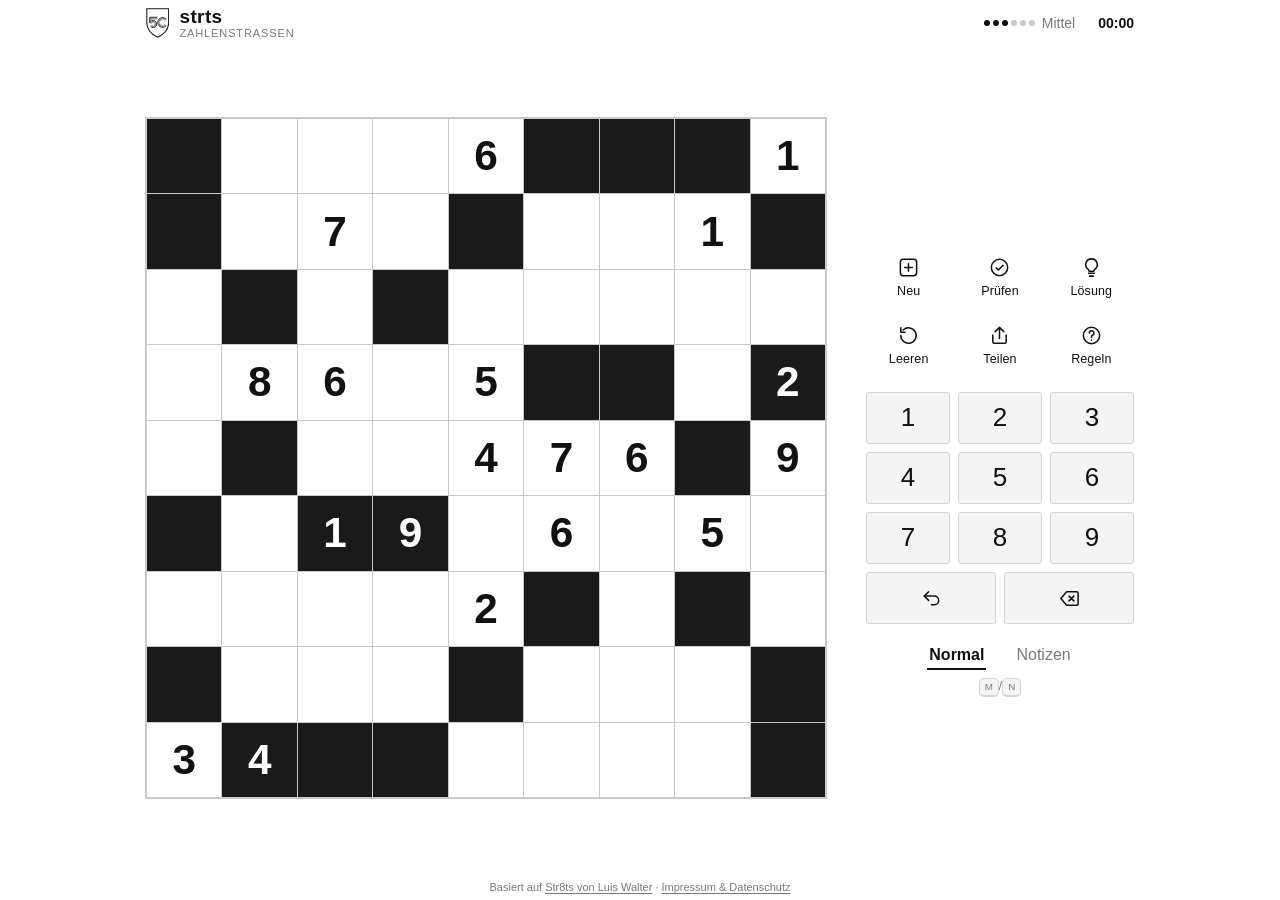
<file: index.html>
<!DOCTYPE html>
<!--
  strts – Zahlenstraßen-Rätsel
  Copyright (C) 2021–2023 Luis Walter (daandtu) – Original: https://github.com/daandtu/Str8ts
  Copyright (C) 2026 5C – Neugestaltung und JavaScript-Portierung: https://github.com/DOC-DMA/strts
  Freie Software unter der GNU General Public License v3.0 (siehe LICENSE).
-->
<html lang="de">
<head>
  <meta charset="utf-8">
  <meta name="viewport" content="width=device-width, initial-scale=1, viewport-fit=cover">
  <title>strts – Zahlenstraßen</title>
  <meta name="description" content="Zahlenstraßen-Rätsel: unbegrenzt neue Rätsel in sechs Schwierigkeitsstufen, für Smartphone, Tablet und Tastatur.">
  <meta name="theme-color" content="#ffffff" media="(prefers-color-scheme: light)">
  <meta name="theme-color" content="#121212" media="(prefers-color-scheme: dark)">
  <meta name="apple-mobile-web-app-capable" content="yes">
  <meta name="mobile-web-app-capable" content="yes">
  <meta name="apple-mobile-web-app-title" content="strts">
  <meta name="apple-mobile-web-app-status-bar-style" content="default">
  <meta name="format-detection" content="telephone=no">
  <link rel="icon" href="img/logo.svg" type="image/svg+xml">
  <link rel="apple-touch-icon" href="img/apple-touch-icon.png">
  <link rel="manifest" href="manifest.webmanifest">
  <link rel="stylesheet" href="css/style.css">
</head>
<body>
  <svg width="0" height="0" style="position:absolute" aria-hidden="true">
    <defs>
      <symbol id="i-new" viewBox="0 0 24 24"><rect x="3.5" y="3.5" width="17" height="17" rx="3"/><path d="M12 8v8M8 12h8"/></symbol>
      <symbol id="i-check" viewBox="0 0 24 24"><circle cx="12" cy="12" r="8.5"/><path d="m8.5 12.2 2.4 2.4 4.8-5"/></symbol>
      <symbol id="i-bulb" viewBox="0 0 24 24"><path d="M9 18h6M10 21h4"/><path d="M12 3a6 6 0 0 0-3.6 10.8c.7.6 1.1 1.3 1.1 2.2h5c0-.9.4-1.6 1.1-2.2A6 6 0 0 0 12 3Z"/></symbol>
      <symbol id="i-reset" viewBox="0 0 24 24"><path d="M4 12a8 8 0 1 0 2.4-5.7"/><path d="M4 4v4.5h4.5"/></symbol>
      <symbol id="i-share" viewBox="0 0 24 24"><path d="M12 15V3.5M7.5 8 12 3.5 16.5 8"/><path d="M5 11.5v7A1.5 1.5 0 0 0 6.5 20h11a1.5 1.5 0 0 0 1.5-1.5v-7"/></symbol>
      <symbol id="i-help" viewBox="0 0 24 24"><circle cx="12" cy="12" r="8.5"/><path d="M9.7 9.5a2.4 2.4 0 1 1 3.3 2.2c-.6.3-1 .8-1 1.5v.6"/><path d="M12 16.6v.4"/></symbol>
      <symbol id="i-undo" viewBox="0 0 24 24"><path d="M9 14 4.5 9.5 9 5"/><path d="M4.5 9.5H15a4.5 4.5 0 0 1 0 9h-3"/></symbol>
      <symbol id="i-erase" viewBox="0 0 24 24"><path d="M9 5h10.5A1.5 1.5 0 0 1 21 6.5v11a1.5 1.5 0 0 1-1.5 1.5H9l-6-7Z"/><path d="m11.5 9.5 5 5M16.5 9.5l-5 5"/></symbol>
    </defs>
  </svg>

  <div class="app">
    <header class="top">
      <a class="brand" href="./" aria-label="strts – Startseite">
        <svg class="logo" viewBox="14 14 172 220" aria-hidden="true">
          <path class="lg-fill lg-a" d="M20 20 H180 V120 C180 180 140 210 100 228 C60 210 20 180 20 120 Z" stroke-width="8" stroke-linejoin="round"/>
          <g fill="none" stroke-width="7" stroke-linecap="round" stroke-linejoin="round">
            <path class="lg-a" d="M94 82 H41.6 V123.1 A26 26 0 1 1 49.3 151.9"/>
            <path class="lg-b" d="M94 89 H48.1 V125.5 A19 19 0 1 1 53.8 146.6"/>
            <path class="lg-c" d="M94 96 H54.7 V127.9 A12 12 0 1 1 58.3 141.2"/>
            <path class="lg-a" d="M161.46 94.54 A36 36 0 1 0 161.46 145.46"/>
            <path class="lg-b" d="M156.51 99.49 A29 29 0 1 0 156.51 140.51"/>
            <path class="lg-c" d="M151.56 104.44 A22 22 0 1 0 151.56 135.56"/>
          </g>
        </svg>
        <span class="brand-text"><span class="brand-name">strts</span><span class="brand-sub">Zahlenstraßen</span></span>
      </a>
      <div class="status">
        <span class="level" id="level"></span>
        <span class="timer" id="timer" aria-label="Spielzeit">00:00</span>
      </div>
    </header>

    <main class="game">
      <nav class="actions" aria-label="Aktionen">
        <button type="button" data-action="new"><svg><use href="#i-new"/></svg><span>Neu</span></button>
        <button type="button" data-action="check"><svg><use href="#i-check"/></svg><span>Prüfen</span></button>
        <button type="button" data-action="reveal"><svg><use href="#i-bulb"/></svg><span>Lösung</span></button>
        <button type="button" data-action="reset"><svg><use href="#i-reset"/></svg><span>Leeren</span></button>
        <button type="button" data-action="share"><svg><use href="#i-share"/></svg><span>Teilen</span></button>
        <button type="button" data-action="help"><svg><use href="#i-help"/></svg><span>Regeln</span></button>
      </nav>

      <div class="board-wrap" id="board-wrap">
        <div class="board" id="board" role="grid" aria-label="Spielfeld, 9 mal 9 Felder"></div>
        <div class="board-overlay" aria-live="polite"><span class="spinner"></span><span>Rätsel wird erzeugt …</span></div>
      </div>

      <section class="panel" aria-label="Steuerung">
        <div class="pad" id="pad">
          <button type="button" class="key key-undo" data-cmd="undo" aria-label="Rückgängig"><svg><use href="#i-undo"/></svg></button>
          <button type="button" class="key" data-digit="1">1</button>
          <button type="button" class="key" data-digit="2">2</button>
          <button type="button" class="key" data-digit="3">3</button>
          <button type="button" class="key" data-digit="4">4</button>
          <button type="button" class="key" data-digit="5">5</button>
          <button type="button" class="key" data-digit="6">6</button>
          <button type="button" class="key" data-digit="7">7</button>
          <button type="button" class="key" data-digit="8">8</button>
          <button type="button" class="key" data-digit="9">9</button>
          <button type="button" class="key key-erase" data-cmd="erase" aria-label="Feld leeren"><svg><use href="#i-erase"/></svg></button>
        </div>

        <div class="modes" role="group" aria-label="Eingabemodus">
          <button type="button" data-mode="normal" aria-pressed="true">Normal</button>
          <button type="button" data-mode="notes" aria-pressed="false">Notizen</button>
          <span class="kbd-hint"><kbd>M</kbd>/<kbd>N</kbd></span>
        </div>
      </section>
    </main>

    <footer class="foot">
      Basiert auf <a href="https://github.com/daandtu/Str8ts" target="_blank" rel="noopener">Str8ts von Luis Walter</a>
      · <a href="impressum.html">Impressum &amp; Datenschutz</a>
    </footer>
  </div>

  <!-- Neues Rätsel -->
  <dialog id="dlg-new" aria-labelledby="dlg-new-title">
    <form method="dialog">
      <h2 id="dlg-new-title">Neues Rätsel</h2>
      <fieldset class="levels">
        <legend>Schwierigkeit</legend>
        <label><input type="radio" name="level" value="1"><span class="dots" data-n="1"></span>Sehr leicht</label>
        <label><input type="radio" name="level" value="2"><span class="dots" data-n="2"></span>Leicht</label>
        <label><input type="radio" name="level" value="3"><span class="dots" data-n="3"></span>Mittel</label>
        <label><input type="radio" name="level" value="4"><span class="dots" data-n="4"></span>Schwer</label>
        <label><input type="radio" name="level" value="5"><span class="dots" data-n="5"></span>Sehr schwer</label>
        <label><input type="radio" name="level" value="6"><span class="dots" data-n="6"></span>Ultra</label>
      </fieldset>
      <div class="dlg-buttons">
        <button value="ok" class="btn btn-primary">Erzeugen</button>
        <button value="cancel" class="btn" formnovalidate>Abbrechen</button>
      </div>
    </form>
  </dialog>

  <!-- Bestätigung -->
  <dialog id="dlg-confirm" aria-labelledby="dlg-confirm-title">
    <form method="dialog">
      <h2 id="dlg-confirm-title"></h2>
      <p class="dlg-text"></p>
      <div class="dlg-buttons">
        <button value="ok" class="btn btn-primary"></button>
        <button value="cancel" class="btn">Abbrechen</button>
      </div>
    </form>
  </dialog>

  <!-- Gelöst -->
  <dialog id="dlg-solved" aria-labelledby="dlg-solved-title">
    <form method="dialog">
      <h2 id="dlg-solved-title">Gelöst!</h2>
      <p class="dlg-text"></p>
      <div class="dlg-buttons">
        <button value="new" class="btn btn-primary">Neues Rätsel</button>
        <button value="share" class="btn">Teilen</button>
      </div>
    </form>
  </dialog>

  <!-- Regeln, Bedienung, Über -->
  <dialog id="dlg-help" class="dlg-wide" aria-labelledby="dlg-help-title">
    <form method="dialog">
      <h2 id="dlg-help-title" tabindex="-1" autofocus>Spielregeln</h2>
      <ul class="rules">
        <li>Fülle alle weißen Felder mit Zahlen von 1 bis 9.</li>
        <li>In jeder Zeile und jeder Spalte darf jede Zahl nur einmal vorkommen. Die Zahlen in schwarzen Feldern zählen mit.</li>
        <li>Schwarze Felder teilen Zeilen und Spalten in <strong>Straßen</strong>. Jede Straße – waagerecht wie senkrecht – besteht aus lückenlos aufeinanderfolgenden Zahlen in beliebiger Reihenfolge, z.&nbsp;B. 4&nbsp;2&nbsp;3 oder 7&nbsp;5&nbsp;8&nbsp;6.</li>
      </ul>

      <h3>Bedienung</h3>
      <p class="dlg-text">Feld antippen, dann Zahl wählen. Im Modus <em>Notizen</em> werden Kandidaten klein eingetragen.</p>
      <table class="keys">
        <tr><td><kbd>1</kbd>–<kbd>9</kbd></td><td>Zahl eintragen · mit <kbd>⇧</kbd> als Notiz</td></tr>
        <tr><td><kbd>←</kbd><kbd>↑</kbd><kbd>→</kbd><kbd>↓</kbd></td><td>Feld wechseln</td></tr>
        <tr><td><kbd>Tab</kbd> / <kbd>↵</kbd></td><td>nächstes freies Feld · <kbd>⇧</kbd><kbd>Tab</kbd> zurück</td></tr>
        <tr><td><kbd>⌫</kbd> / <kbd>0</kbd></td><td>Feld leeren</td></tr>
        <tr><td><kbd>M</kbd> / <kbd>N</kbd></td><td>Normal ↔ Notizen</td></tr>
        <tr><td><kbd>⌘</kbd><kbd>Z</kbd> / <kbd>U</kbd></td><td>Rückgängig</td></tr>
        <tr><td><kbd>Esc</kbd></td><td>Auswahl aufheben</td></tr>
      </table>

      <h3>Anzeige</h3>
      <label class="option"><input type="checkbox" id="opt-highlight"><span>Zeile, Spalte und gleiche Zahlen zum gewählten Feld hervorheben</span></label>

      <h3>Über strts</h3>
      <p class="dlg-text small">
        strts basiert auf dem Projekt <a href="https://github.com/daandtu/Str8ts" target="_blank" rel="noopener">Str8ts</a>
        von Luis Walter. Der Rätselgenerator wurde von C++ nach JavaScript portiert und läuft vollständig im Browser;
        die Oberfläche wurde neu gestaltet.<br>
        © 2021–2023 Luis Walter · © 2026 5C<br>
        Freie Software unter der <a href="LICENSE" target="_blank">GNU General Public License v3.0</a> – ohne jegliche Gewährleistung.
        Quellcode: <a href="https://github.com/DOC-DMA/strts" target="_blank" rel="noopener">github.com/DOC-DMA/strts</a><br>
        Str8ts® ist eine eingetragene Marke von Syndicated Puzzles Inc.; strts steht damit in keiner Verbindung.<br>
        <a href="impressum.html">Impressum &amp; Datenschutz</a>
      </p>
      <div class="dlg-buttons">
        <button value="close" class="btn btn-primary">Schließen</button>
      </div>
    </form>
  </dialog>

  <div class="toast" id="toast" role="status" aria-live="polite"></div>

  <script src="js/generator.js"></script>
  <script src="js/app.js"></script>
</body>
</html>
</file>
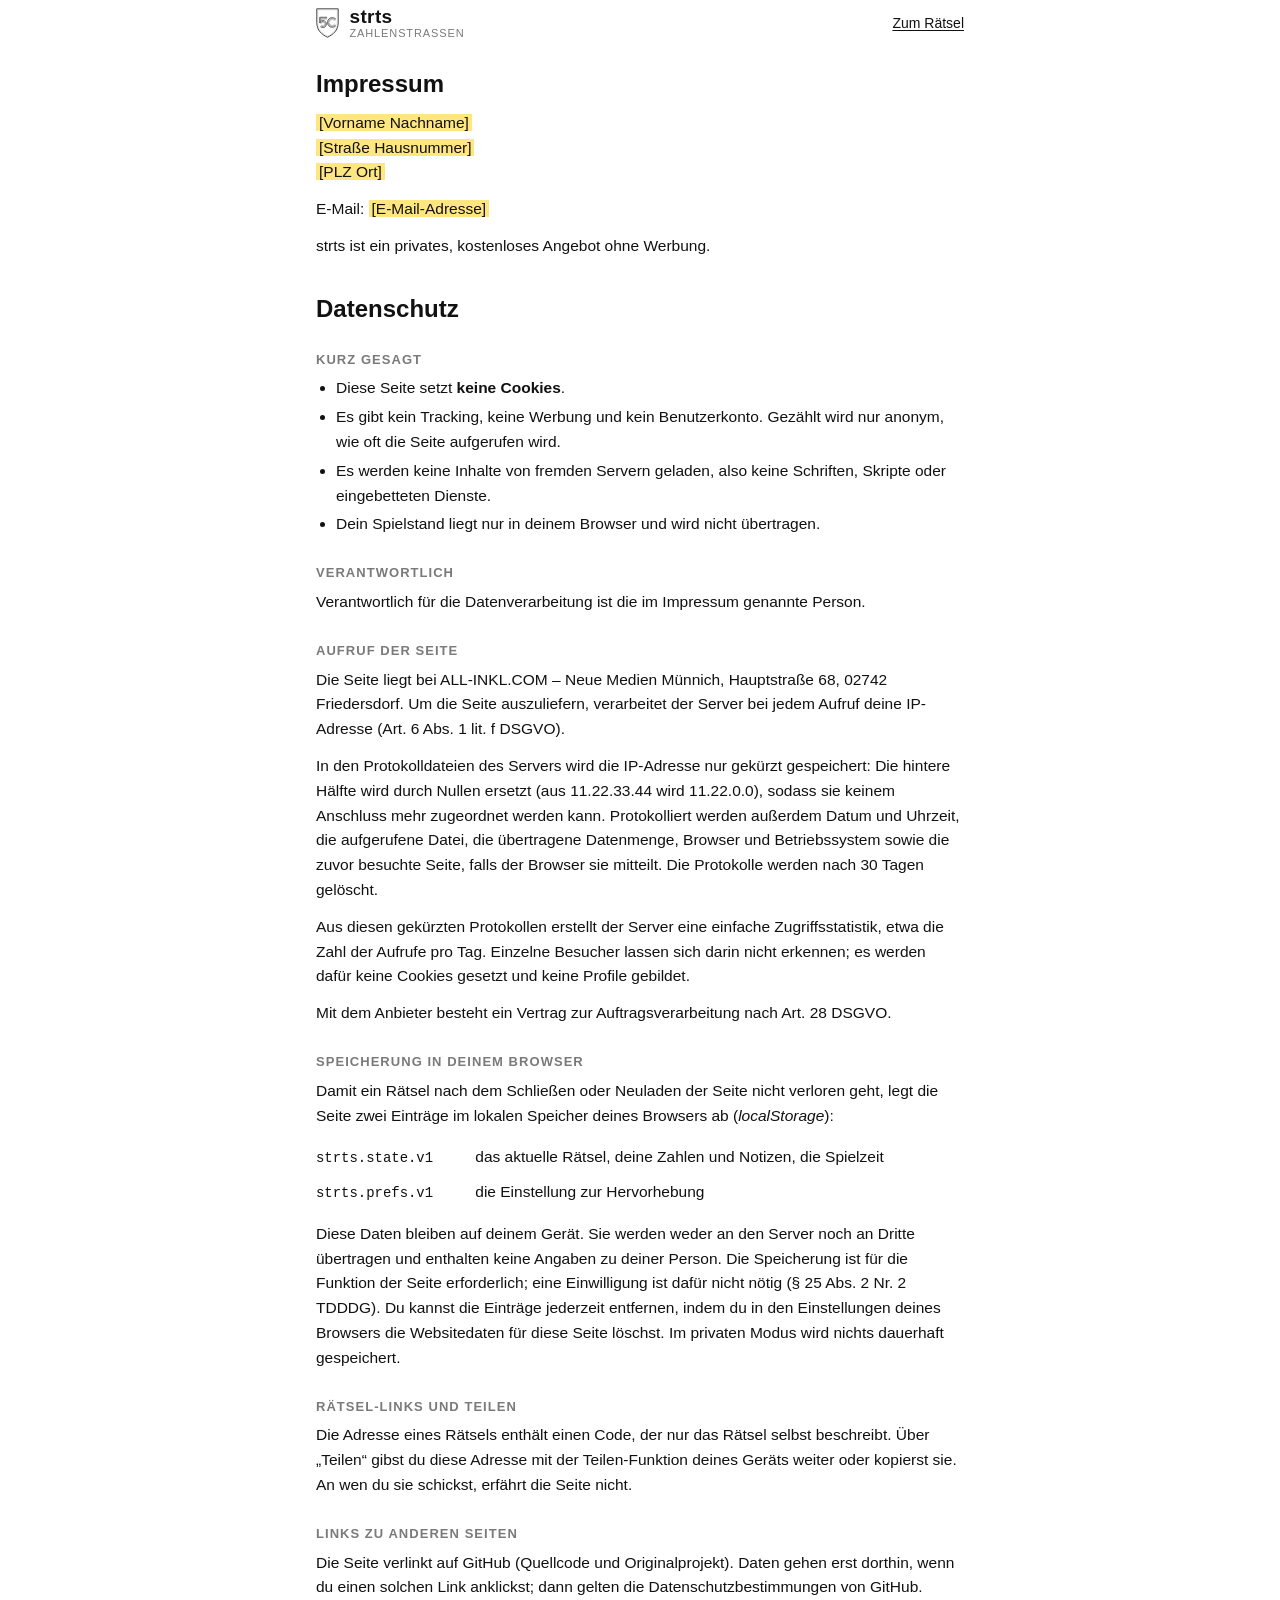
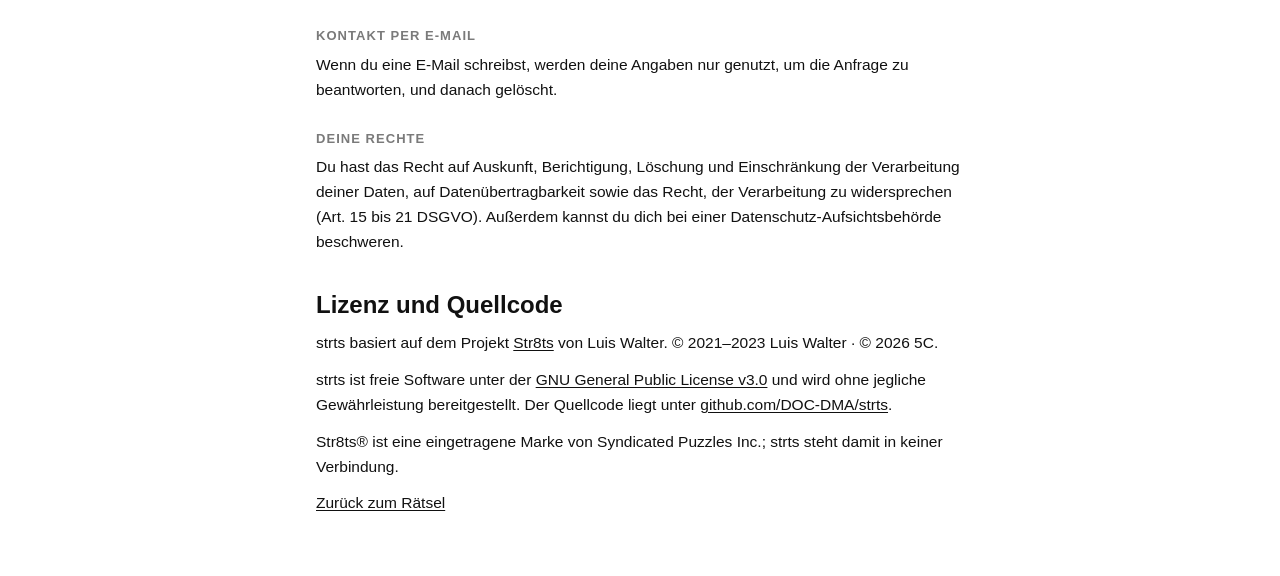
<file: impressum.html>
<!DOCTYPE html>
<!--
  strts – Impressum und Datenschutz
  Copyright (C) 2026 5C – GPL-3.0, siehe LICENSE
-->
<html lang="de">
<head>
  <meta charset="utf-8">
  <meta name="viewport" content="width=device-width, initial-scale=1, viewport-fit=cover">
  <title>Impressum &amp; Datenschutz – strts</title>
  <meta name="robots" content="noindex">
  <meta name="theme-color" content="#ffffff" media="(prefers-color-scheme: light)">
  <meta name="theme-color" content="#121212" media="(prefers-color-scheme: dark)">
  <meta name="format-detection" content="telephone=no">
  <link rel="icon" href="img/logo.svg" type="image/svg+xml">
  <link rel="apple-touch-icon" href="img/apple-touch-icon.png">
  <link rel="stylesheet" href="css/style.css">
</head>
<body class="doc">
  <div class="app">
    <header class="top">
      <a class="brand" href="./" aria-label="strts – zurück zum Rätsel">
        <img class="logo" src="img/logo.svg" alt="">
        <span class="brand-text"><span class="brand-name">strts</span><span class="brand-sub">Zahlenstraßen</span></span>
      </a>
      <a class="back" href="./">Zum Rätsel</a>
    </header>

    <main class="page">
      <h1>Impressum</h1>
      <p>
        <mark>[Vorname Nachname]</mark><br>
        <mark>[Straße Hausnummer]</mark><br>
        <mark>[PLZ Ort]</mark>
      </p>
      <p>E-Mail: <mark>[E-Mail-Adresse]</mark></p>
      <p>strts ist ein privates, kostenloses Angebot ohne Werbung.</p>

      <h1 id="datenschutz">Datenschutz</h1>

      <h2>Kurz gesagt</h2>
      <ul>
        <li>Diese Seite setzt <strong>keine Cookies</strong>.</li>
        <li>Es gibt kein Tracking, keine Werbung und kein Benutzerkonto. Gezählt wird nur anonym, wie oft die Seite aufgerufen wird.</li>
        <li>Es werden keine Inhalte von fremden Servern geladen, also keine Schriften, Skripte oder eingebetteten Dienste.</li>
        <li>Dein Spielstand liegt nur in deinem Browser und wird nicht übertragen.</li>
      </ul>

      <h2>Verantwortlich</h2>
      <p>Verantwortlich für die Datenverarbeitung ist die im Impressum genannte Person.</p>

      <h2>Aufruf der Seite</h2>
      <p>
        Die Seite liegt bei ALL-INKL.COM – Neue Medien Münnich, Hauptstraße 68, 02742 Friedersdorf.
        Um die Seite auszuliefern, verarbeitet der Server bei jedem Aufruf deine IP-Adresse
        (Art. 6 Abs. 1 lit. f DSGVO).
      </p>
      <p>
        In den Protokolldateien des Servers wird die IP-Adresse nur gekürzt gespeichert: Die hintere Hälfte wird
        durch Nullen ersetzt (aus 11.22.33.44 wird 11.22.0.0), sodass sie keinem Anschluss mehr zugeordnet werden kann.
        Protokolliert werden außerdem Datum und Uhrzeit, die aufgerufene Datei, die übertragene Datenmenge, Browser und
        Betriebssystem sowie die zuvor besuchte Seite, falls der Browser sie mitteilt. Die Protokolle werden nach
        30 Tagen gelöscht.
      </p>
      <p>
        Aus diesen gekürzten Protokollen erstellt der Server eine einfache Zugriffsstatistik, etwa die Zahl der Aufrufe
        pro Tag. Einzelne Besucher lassen sich darin nicht erkennen; es werden dafür keine Cookies gesetzt und keine
        Profile gebildet.
      </p>
      <p>Mit dem Anbieter besteht ein Vertrag zur Auftragsverarbeitung nach Art. 28 DSGVO.</p>

      <h2>Speicherung in deinem Browser</h2>
      <p>
        Damit ein Rätsel nach dem Schließen oder Neuladen der Seite nicht verloren geht, legt die Seite zwei Einträge
        im lokalen Speicher deines Browsers ab (<em>localStorage</em>):
      </p>
      <table class="keys">
        <tr><td><code>strts.state.v1</code></td><td>das aktuelle Rätsel, deine Zahlen und Notizen, die Spielzeit</td></tr>
        <tr><td><code>strts.prefs.v1</code></td><td>die Einstellung zur Hervorhebung</td></tr>
      </table>
      <p>
        Diese Daten bleiben auf deinem Gerät. Sie werden weder an den Server noch an Dritte übertragen und enthalten
        keine Angaben zu deiner Person. Die Speicherung ist für die Funktion der Seite erforderlich; eine Einwilligung
        ist dafür nicht nötig (§ 25 Abs. 2 Nr. 2 TDDDG). Du kannst die Einträge jederzeit entfernen, indem du in den
        Einstellungen deines Browsers die Websitedaten für diese Seite löschst. Im privaten Modus wird nichts dauerhaft gespeichert.
      </p>

      <h2>Rätsel-Links und Teilen</h2>
      <p>
        Die Adresse eines Rätsels enthält einen Code, der nur das Rätsel selbst beschreibt. Über „Teilen“ gibst du diese
        Adresse mit der Teilen-Funktion deines Geräts weiter oder kopierst sie. An wen du sie schickst, erfährt die Seite nicht.
      </p>

      <h2>Links zu anderen Seiten</h2>
      <p>
        Die Seite verlinkt auf GitHub (Quellcode und Originalprojekt). Daten gehen erst dorthin, wenn du einen solchen
        Link anklickst; dann gelten die Datenschutzbestimmungen von GitHub.
      </p>

      <h2>Kontakt per E-Mail</h2>
      <p>Wenn du eine E-Mail schreibst, werden deine Angaben nur genutzt, um die Anfrage zu beantworten, und danach gelöscht.</p>

      <h2>Deine Rechte</h2>
      <p>
        Du hast das Recht auf Auskunft, Berichtigung, Löschung und Einschränkung der Verarbeitung deiner Daten, auf
        Datenübertragbarkeit sowie das Recht, der Verarbeitung zu widersprechen (Art. 15 bis 21 DSGVO). Außerdem kannst
        du dich bei einer Datenschutz-Aufsichtsbehörde beschweren.
      </p>

      <h1 id="lizenz">Lizenz und Quellcode</h1>
      <p>
        strts basiert auf dem Projekt <a href="https://github.com/daandtu/Str8ts" target="_blank" rel="noopener">Str8ts</a>
        von Luis Walter. © 2021–2023 Luis Walter · © 2026 5C.
      </p>
      <p>
        strts ist freie Software unter der <a href="LICENSE" target="_blank">GNU General Public License v3.0</a> und wird ohne
        jegliche Gewährleistung bereitgestellt. Der Quellcode liegt unter
        <a href="https://github.com/DOC-DMA/strts" target="_blank" rel="noopener">github.com/DOC-DMA/strts</a>.
      </p>
      <p>Str8ts® ist eine eingetragene Marke von Syndicated Puzzles Inc.; strts steht damit in keiner Verbindung.</p>

      <p class="page-back"><a href="./">Zurück zum Rätsel</a></p>
    </main>
  </div>
</body>
</html>
</file>
<file: css/style.css>
/*
 * strts – Gestaltung
 * Copyright (C) 2026 5C – GPL-3.0, siehe LICENSE
 * Bewusst nur Schwarz, Weiß und Grautöne; einzige Ausnahme ist die Fehlerfarbe.
 */

:root {
  --bg: #ffffff;
  --fg: #111111;
  --muted: #7a7a7a;
  --line: #c9c9c9;
  --cell: #ffffff;
  --black: #1a1a1a;
  --black-fg: #ffffff;
  --given: #111111;
  --peer: #f3f3f3;
  --same: #e3e3e3;
  --sel: #dedede;
  --btn: #f4f4f4;
  --btn-hover: #e8e8e8;
  --btn-border: #d4d4d4;
  --error: #c62828;
  --shadow: 0 12px 40px rgba(0, 0, 0, .18);
  --lg-a: #1a1a1a;
  --lg-b: #616161;
  --lg-c: #a8a8a8;

  --gutter: 10px;     /* Seitenrand im Hochformat */
  --panel-h: 186px;   /* Aktionszeile + Ziffernblock + Umschalter im Hochformat */
  --top-h: 46px;
  --extra-top: 0px;   /* zusätzlicher Abstand oben, siehe Web-App-Regel unten */
  --size: max(280px, min(100vw - 2 * var(--gutter), 100dvh - var(--top-h) - var(--panel-h) - var(--extra-top) - 32px - env(safe-area-inset-top) - env(safe-area-inset-bottom), 680px));
  color-scheme: light dark;
}

@media (prefers-color-scheme: dark) {
  :root {
    --bg: #121212;
    --fg: #ededed;
    --muted: #8f8f8f;
    --line: #3d3d3d;
    --cell: #202020;
    --black: #000000;
    --black-fg: #ededed;
    --given: #f5f5f5;
    --peer: #2a2a2a;
    --same: #353535;
    --sel: #4a4a4a;
    --btn: #1f1f1f;
    --btn-hover: #2b2b2b;
    --btn-border: #3a3a3a;
    --error: #ef6b6b;
    --shadow: 0 12px 40px rgba(0, 0, 0, .6);
    --lg-a: #f2f2f2;
    --lg-b: #ababab;
    --lg-c: #6e6e6e;
  }
}

* { box-sizing: border-box; }

html, body { height: 100%; }

body {
  margin: 0;
  background: var(--bg);
  color: var(--fg);
  font-family: -apple-system, BlinkMacSystemFont, "Segoe UI", "Helvetica Neue", Helvetica, Arial, sans-serif;
  font-size: 16px;
  line-height: 1.45;
  -webkit-text-size-adjust: 100%;
  -webkit-tap-highlight-color: transparent;
  overscroll-behavior: none;
}

a { color: inherit; text-underline-offset: 2px; }

button {
  font: inherit;
  color: inherit;
  touch-action: manipulation;
  -webkit-user-select: none;
  user-select: none;
}

button:focus-visible, a:focus-visible, input:focus-visible {
  outline: 2px solid var(--fg);
  outline-offset: 2px;
}

/* ---------- Grundaufbau ---------- */

.app {
  min-height: 100dvh;
  display: flex;
  flex-direction: column;
  padding: calc(env(safe-area-inset-top) + var(--extra-top)) env(safe-area-inset-right) max(0px, env(safe-area-inset-bottom) - 14px) env(safe-area-inset-left);
}

.top {
  height: var(--top-h);
  flex: none;
  display: flex;
  align-items: center;
  justify-content: space-between;
  gap: 12px;
  width: 100%;
  max-width: calc(var(--size) + 2 * var(--gutter));
  margin: 0 auto;
  padding: 0 var(--gutter);
}

.brand {
  display: flex;
  align-items: center;
  gap: 10px;
  text-decoration: none;
}

.logo { height: 30px; width: auto; flex: none; }
.lg-fill { fill: var(--bg); }
.lg-a { stroke: var(--lg-a); }
.lg-b { stroke: var(--lg-b); }
.lg-c { stroke: var(--lg-c); }

.brand-text { display: flex; flex-direction: column; line-height: 1.1; }
.brand-name { font-size: 19px; font-weight: 700; letter-spacing: .02em; }
.brand-sub { font-size: 11px; color: var(--muted); letter-spacing: .08em; text-transform: uppercase; }

.status { display: flex; align-items: center; gap: 14px; font-size: 14px; }
.level { display: inline-flex; align-items: center; gap: 7px; color: var(--muted); white-space: nowrap; }
.timer { font-variant-numeric: tabular-nums; font-weight: 600; min-width: 3.2em; text-align: right; }

.dots { display: inline-flex; gap: 3px; }
.dots i { width: 6px; height: 6px; border-radius: 50%; background: var(--line); }
.dots i.on { background: var(--fg); }

.game {
  flex: 1;
  display: grid;
  grid-template-columns: var(--size);
  justify-content: center;
  align-content: center;
  gap: 8px;
  padding: 0 var(--gutter) 6px;
}

/* Als Web-App vom Home-Bildschirm legt iOS unter die Statusleiste einen Weichzeichner,
   der über den sicheren Bereich hinausreicht. Die Kopfzeile rückt deshalb etwas tiefer. */
@media (display-mode: standalone) and (orientation: portrait) {
  :root { --extra-top: 36px; }
}

/* ---------- Spielfeld ---------- */

.board-wrap { position: relative; width: var(--size); height: var(--size); flex: none; }

.board {
  width: 100%;
  height: 100%;
  display: grid;
  grid-template: repeat(9, 1fr) / repeat(9, 1fr);
  gap: 1px;
  padding: 1px;
  background: var(--line);
  outline: 1px solid var(--line);
  -webkit-user-select: none;
  user-select: none;
  touch-action: manipulation;
}

.cell {
  position: relative;
  display: grid;
  place-items: center;
  min-width: 0;
  min-height: 0;
  background: var(--cell);
  color: var(--given);
  font-size: calc(var(--size) / 9 * .56);
  font-weight: 400;
  line-height: 1;
  cursor: pointer;
}

.cell.given { font-weight: 800; }
.cell.black { background: var(--black); color: var(--black-fg); font-weight: 800; cursor: default; }
.cell.peer { background: var(--peer); }
.cell.same { background: var(--same); }
.cell.sel { background: var(--sel); }
.cell.wrong { color: var(--error); }
.cell.wrong::after {
  content: "";
  position: absolute;
  left: 22%; right: 22%; bottom: 12%;
  height: 2px;
  background: var(--error);
}
.cell.shown { color: var(--muted); font-style: italic; }

.notes {
  position: absolute;
  inset: 5%;
  display: grid;
  grid-template: repeat(3, 1fr) / repeat(3, 1fr);
  place-items: center;
  font-size: calc(var(--size) / 9 * .23);
  font-weight: 400;
  color: var(--fg);
  pointer-events: none;
}
.notes[hidden] { display: none; }
.notes span { visibility: hidden; }
.notes span.on { visibility: visible; }
.val { pointer-events: none; }

.board-overlay {
  position: absolute;
  inset: 0;
  display: none;
  flex-direction: column;
  align-items: center;
  justify-content: center;
  gap: 14px;
  background: color-mix(in srgb, var(--bg) 88%, transparent);
  color: var(--muted);
  font-size: 15px;
}
.board-wrap.loading .board-overlay { display: flex; }

.spinner {
  width: 28px; height: 28px;
  border: 3px solid var(--line);
  border-top-color: var(--fg);
  border-radius: 50%;
  animation: spin .8s linear infinite;
}
@keyframes spin { to { transform: rotate(360deg); } }

/* ---------- Steuerung ---------- */

.panel {
  width: var(--size);
  display: flex;
  flex-direction: column;
  gap: 8px;
}

.actions {
  display: grid;
  grid-template-columns: repeat(6, 1fr);
  gap: 2px;
}

.actions button {
  display: flex;
  flex-direction: column;
  align-items: center;
  gap: 2px;
  padding: 3px 0 3px;
  border: 0;
  border-radius: 3px;
  background: none;
  font-size: 11px;
  letter-spacing: .01em;
  cursor: pointer;
}
.actions svg, .key svg {
  width: 20px; height: 20px;
  fill: none;
  stroke: currentColor;
  stroke-width: 1.6;
  stroke-linecap: round;
  stroke-linejoin: round;
}
.actions button:active { background: var(--btn-hover); }

.pad {
  display: grid;
  grid-template-columns: 1.15fr repeat(5, 1fr);
  grid-template-rows: 40px 40px;
  gap: 6px;
}

.key {
  display: grid;
  place-items: center;
  border: 1px solid var(--btn-border);
  border-radius: 3px;
  background: var(--btn);
  font-size: 20px;
  font-weight: 500;
  padding: 0;
  cursor: pointer;
  transition: background .08s;
}
.key:active { background: var(--sel); }
.key-undo { grid-row: span 2; }
.key.done { color: var(--line); }

.modes {
  position: relative;
  display: flex;
  justify-content: center;
  gap: 28px;
}
.modes button {
  height: 30px;
  padding: 0 2px;
  border: 0;
  border-bottom: 2px solid transparent;
  border-radius: 0;
  background: none;
  font-size: 16px;
  color: var(--muted);
  cursor: pointer;
}
.modes button[aria-pressed="true"] { color: var(--fg); font-weight: 600; border-bottom-color: var(--fg); }

.kbd-hint { display: none; }

kbd {
  display: inline-block;
  min-width: 1.6em;
  padding: 1px 5px;
  border: 1px solid var(--btn-border);
  border-bottom-width: 2px;
  border-radius: 5px;
  background: var(--btn);
  font: inherit;
  font-size: .82em;
  text-align: center;
}

.foot {
  flex: none;
  padding: 2px 10px 4px;
  text-align: center;
  font-size: 11px;
  color: var(--muted);
}

/* ---------- Maus/Tastatur vorhanden ---------- */

@media (hover: hover) {
  .actions button:hover { background: var(--btn); }
  .key:hover { background: var(--btn-hover); }
  .modes button:not([aria-pressed="true"]):hover { color: var(--fg); }
}

/* ---------- Querformat: Steuerung neben dem Spielfeld ---------- */

@media (min-width: 700px) and (min-aspect-ratio: 11/10) {
  :root {
    --side: 268px;
    --size: max(260px, min(100vw - var(--side) - 72px - env(safe-area-inset-left) - env(safe-area-inset-right), 100dvh - var(--top-h) - 52px - env(safe-area-inset-top) - env(safe-area-inset-bottom), 680px));
  }
  .top { max-width: calc(var(--size) + var(--side) + 72px); padding: 0 16px; }
  .game {
    grid-template-columns: var(--size) var(--side);
    grid-template-areas: "board actions" "board panel";
    align-content: center;
    gap: 16px 40px;
    padding: 0 16px 8px;
  }
  .board-wrap { grid-area: board; }
  .actions { grid-area: actions; align-self: end; }
  .panel { grid-area: panel; align-self: start; }
  .panel { width: var(--side); gap: 16px; }
  .actions { grid-template-columns: repeat(3, 1fr); gap: 6px; }
  .actions button { padding: 10px 0 8px; font-size: 12.5px; gap: 3px; }
  .actions svg, .key svg { width: 23px; height: 23px; }
  .pad { grid-template-columns: repeat(6, 1fr); grid-template-rows: repeat(4, 52px); gap: 8px; }
  .key[data-digit] { grid-column: span 2; font-size: 26px; }
  .key-undo { grid-row: 4; grid-column: 1 / span 3; }
  .key-erase { grid-row: 4; grid-column: 4 / span 3; }
}

/* Querformat auf niedrigen Bildschirmen (iPhone quer) */
@media (min-width: 700px) and (min-aspect-ratio: 11/10) and (max-height: 520px) {
  :root { --top-h: 40px; --side: 250px; }
  :root { --size: max(220px, min(100vw - var(--side) - 72px - env(safe-area-inset-left) - env(safe-area-inset-right), 100dvh - var(--top-h) - 16px - env(safe-area-inset-top) - env(safe-area-inset-bottom))); }
  .logo { height: 26px; }
  .brand-sub, .foot { display: none; }
  .game { gap: 6px 24px; padding-bottom: 4px; }
  .panel { gap: 6px; }
  .actions { grid-template-columns: repeat(6, 1fr); gap: 0; }
  .actions button { padding: 3px 0; font-size: 0; gap: 0; }
  .pad { grid-template-rows: repeat(4, minmax(34px, calc((100dvh - 190px) / 4))); gap: 5px; }
  .modes button { height: 26px; }
  .actions svg { width: 20px; height: 20px; }
}

@media (hover: hover) and (min-width: 700px) {
  .kbd-hint {
    display: block;
    position: absolute;
    top: calc(100% + 8px);
    left: 0; right: 0;
    text-align: center;
    font-size: 12px;
    color: var(--muted);
  }
}

/* ---------- Textseite (Impressum, Datenschutz) ---------- */

body.doc { overscroll-behavior: auto; }
body.doc .top { max-width: 680px; padding: 0 16px; }
.back { font-size: 14px; }
.page {
  width: 100%;
  max-width: 680px;
  margin: 0 auto;
  padding: 8px 16px 48px;
  font-size: 15.5px;
  line-height: 1.6;
}
.page h1 { margin: 36px 0 12px; font-size: 24px; font-weight: 700; line-height: 1.2; }
.page h1:first-child { margin-top: 16px; }
.page h2 { margin: 26px 0 6px; font-size: 13px; font-weight: 600; color: var(--muted); letter-spacing: .08em; text-transform: uppercase; }
.page p, .page ul { margin: 0 0 12px; }
.page ul { padding-left: 20px; }
.page li { margin-bottom: 4px; }
.page code { font-family: ui-monospace, SFMono-Regular, Menlo, monospace; font-size: .9em; }
.page .keys { margin-bottom: 12px; font-size: inherit; }
.page .keys td:first-child { width: auto; padding-right: 16px; }
.page mark { background: #ffe680; color: #111; padding: 0 3px; }
.page-back { margin-top: 36px; }

/* ---------- Dialoge ---------- */

dialog {
  width: min(400px, calc(100vw - 32px));
  max-height: calc(100dvh - 32px);
  padding: 22px 22px 18px;
  border: 1px solid var(--btn-border);
  border-radius: 6px;
  background: var(--bg);
  color: var(--fg);
  box-shadow: var(--shadow);
  overflow-y: auto;
}
dialog.dlg-wide { width: min(520px, calc(100vw - 32px)); }
dialog::backdrop { background: rgba(0, 0, 0, .45); }

dialog h2 { margin: 0 0 12px; font-size: 21px; font-weight: 700; outline: none; }
dialog h3 { margin: 20px 0 6px; font-size: 13px; font-weight: 600; color: var(--muted); letter-spacing: .08em; text-transform: uppercase; }
.dlg-text { margin: 0 0 8px; }
.dlg-text.small { font-size: 13px; color: var(--muted); line-height: 1.55; }

/* Hauptknopf steht im HTML zuerst (Enter löst ihn aus) und wird rechts angezeigt */
.dlg-buttons { display: flex; flex-direction: row-reverse; justify-content: flex-start; gap: 8px; margin-top: 20px; }

.btn {
  height: 42px;
  padding: 0 18px;
  border: 1px solid var(--btn-border);
  border-radius: 3px;
  background: var(--btn);
  font-size: 15px;
  font-weight: 500;
  cursor: pointer;
}
.btn-primary { background: var(--fg); border-color: var(--fg); color: var(--bg); font-weight: 600; }

.levels { margin: 0; padding: 0; border: 0; display: grid; gap: 6px; }
.levels legend { padding: 0; margin-bottom: 8px; font-size: 13px; color: var(--muted); letter-spacing: .08em; text-transform: uppercase; }
.levels label {
  display: flex;
  align-items: center;
  gap: 12px;
  height: 40px;
  padding: 0 14px;
  border: 1px solid var(--btn-border);
  border-radius: 3px;
  cursor: pointer;
}
.levels input { position: absolute; opacity: 0; pointer-events: none; }
.levels label:has(input:checked) { background: var(--fg); border-color: var(--fg); color: var(--bg); font-weight: 600; }
.levels label:has(input:checked) .dots i { background: color-mix(in srgb, var(--bg) 30%, var(--fg)); }
.levels label:has(input:checked) .dots i.on { background: var(--bg); }
.levels label:has(input:focus-visible) { outline: 2px solid var(--fg); outline-offset: 2px; }

.option { display: flex; align-items: flex-start; gap: 10px; cursor: pointer; }
.option input { width: 18px; height: 18px; margin: 2px 0 0; flex: none; accent-color: var(--fg); }

.rules { margin: 0; padding-left: 20px; display: grid; gap: 6px; }

.keys { width: 100%; border-collapse: collapse; font-size: 14px; }
.keys td { padding: 5px 0; vertical-align: top; }
.keys td:first-child { width: 42%; white-space: nowrap; }
.keys kbd { margin-right: 2px; }

/* ---------- Hinweis ---------- */

.toast {
  position: fixed;
  left: 50%;
  top: calc(var(--top-h) + 10px + env(safe-area-inset-top));
  transform: translate(-50%, -12px);
  width: max-content;
  max-width: calc(100vw - 32px);
  padding: 10px 18px;
  border-radius: 4px;
  background: var(--fg);
  color: var(--bg);
  font-size: 14px;
  font-weight: 500;
  opacity: 0;
  pointer-events: none;
  transition: opacity .2s, transform .2s;
  z-index: 10;
}
.toast.show { opacity: 1; transform: translate(-50%, 0); }

@media (prefers-reduced-motion: reduce) {
  .spinner { animation-duration: 2s; }
  .toast, .key { transition: none; }
}
</file>
